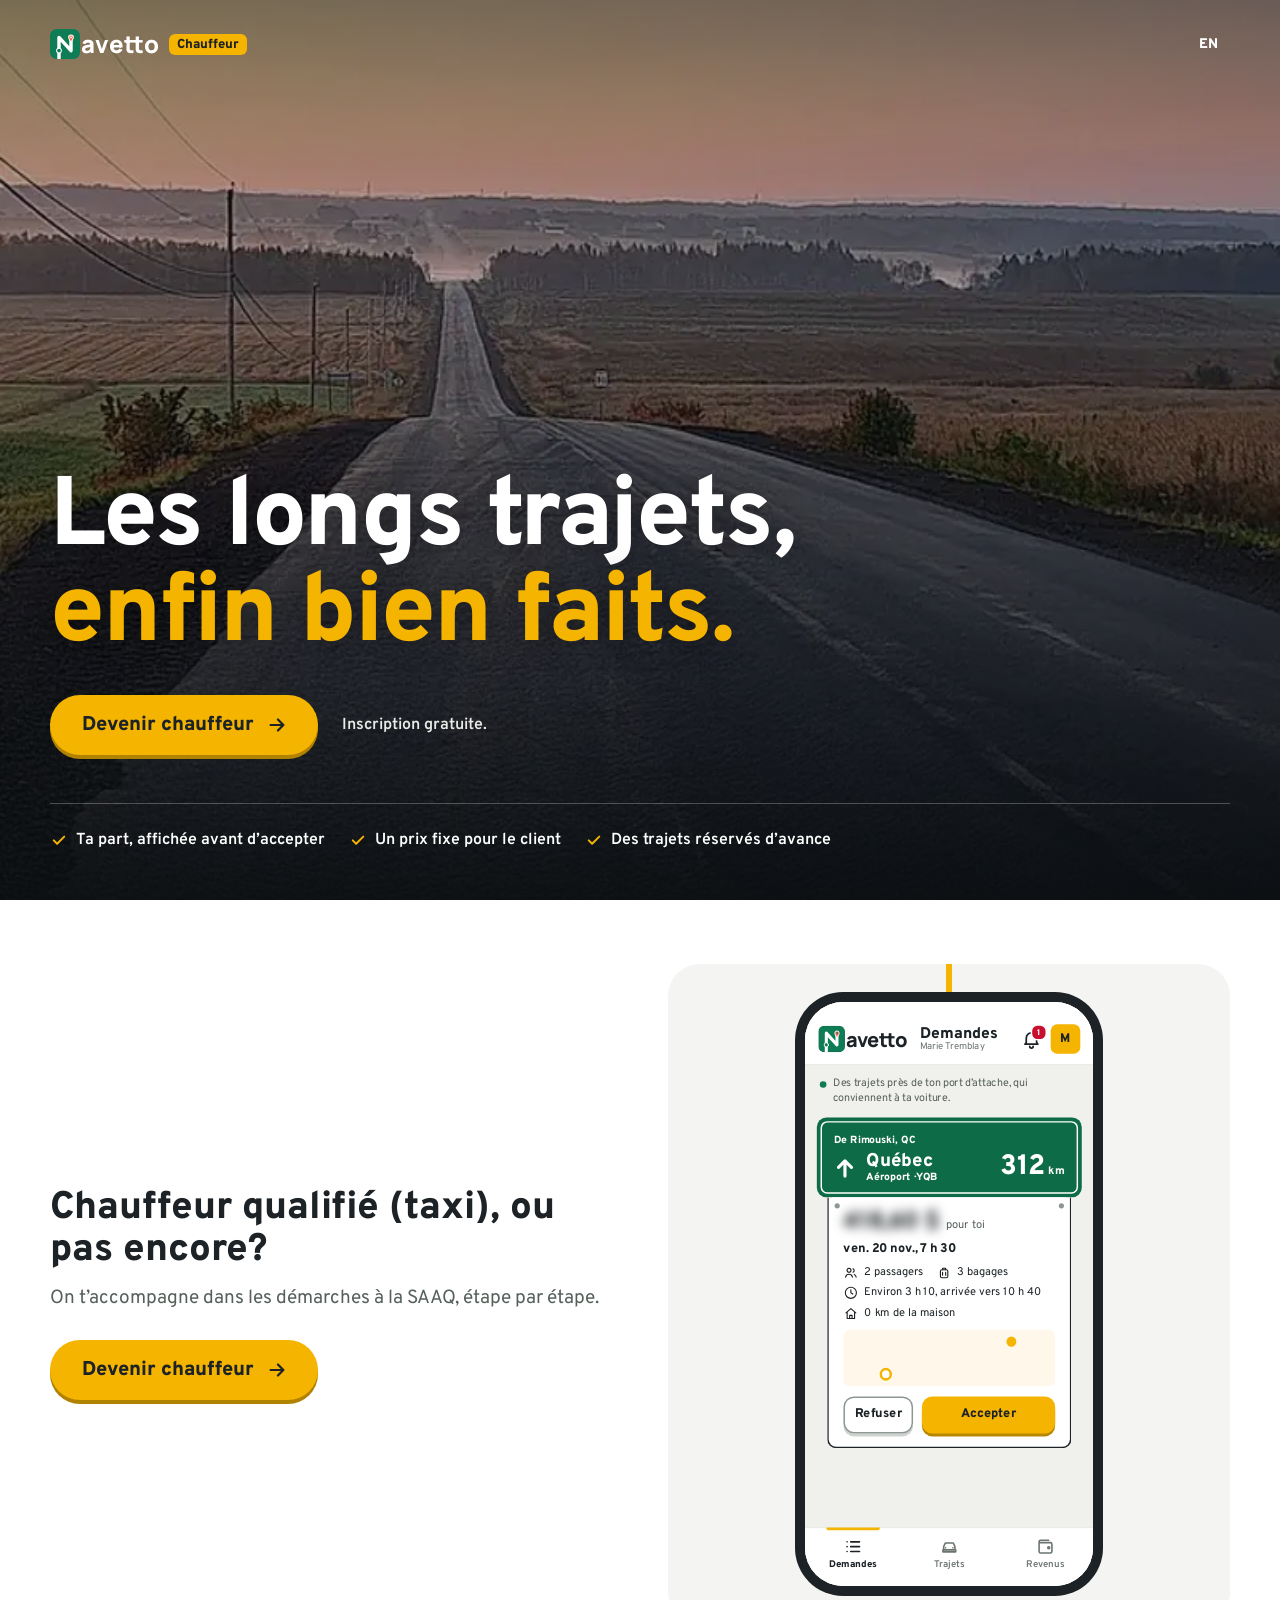
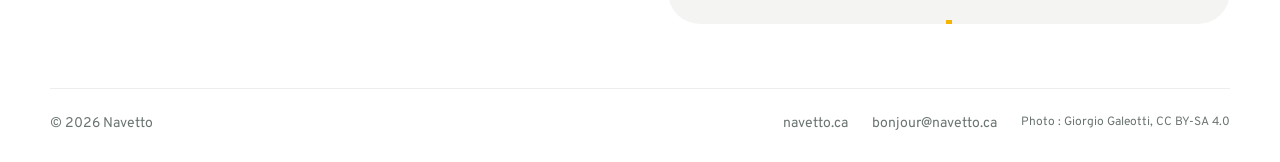
<file: index.html>
<!DOCTYPE html>
<html lang="fr">
<head>
<meta charset="utf-8">
<meta name="viewport" content="width=device-width, initial-scale=1">
<title>Chauffeur Navetto : ton char, tes heures, ta paye</title>
<meta name="description" content="Des longs trajets entre les villes du Québec et les aéroports, à tes heures. Embarque comme chauffeur Navetto.">
<link rel="canonical" href="https://drive.navetto.ca/">
<link rel="alternate" hreflang="fr-CA" href="https://drive.navetto.ca/">
<link rel="alternate" hreflang="en-CA" href="https://drive.navetto.ca/en/">
<meta property="og:title" content="Chauffeur Navetto : ton char, tes heures, ta paye">
<meta property="og:description" content="Des longs trajets entre les villes du Québec et les aéroports, à tes heures. Embarque comme chauffeur Navetto.">
<meta property="og:url" content="https://drive.navetto.ca/">
<meta property="og:image" content="https://drive.navetto.ca/share.png">
<meta name="theme-color" content="#1c2226">
<link rel="preload" as="image" href="/scenes/dawn-route-de-la-station-sunrise.webp">
<link rel="icon" type="image/png" sizes="32x32" href="/brand/navetto-favicon-32.png">
<link rel="apple-touch-icon" href="/brand/navetto-mark-192.png">
<link rel="preconnect" href="https://fonts.googleapis.com">
<link rel="preconnect" href="https://fonts.gstatic.com" crossorigin>
<link href="https://fonts.googleapis.com/css2?family=Overpass:wght@400;600;800&family=Manrope:wght@800&display=swap" rel="stylesheet">
<style>
*{box-sizing:border-box}
html{-webkit-text-size-adjust:100%}
body{margin:0;min-height:100vh;min-height:100dvh;display:flex;flex-direction:column;font:400 17px/1.5 Overpass,system-ui,sans-serif;color:#1c2226;background:#fff}
h1,h2{font-weight:800;margin:0}
p,figure,ol,ul{margin:0;padding:0}
a{color:inherit}
:focus-visible{outline:3px solid #1c2226;outline-offset:3px}
main{flex:1}
.top,.hero,.below,.foot{width:min(1180px,100% - 48px);margin:0 auto}

/* The header lies over the photo, in white. */
.top{position:absolute;left:0;right:0;z-index:1;display:flex;align-items:center;gap:10px;padding:22px 0;color:#fff}
.brand{display:inline-flex;align-items:center;gap:1px;font:800 24px/1 Manrope,sans-serif;text-decoration:none}
.mark{width:30px;height:30px}
.plate{font-weight:800;font-size:13px;line-height:1;padding:5px 8px 3px;border-radius:6px;background:#f4b400;color:#1c2226}
.lang{margin-left:auto;font-weight:800;font-size:14px;min-width:44px;min-height:44px;display:grid;place-items:center;text-decoration:none;border-radius:999px}
.lang:hover{background:rgb(255 255 255/.16)}
.top :focus-visible,.scene :focus-visible{outline-color:#fff}

/* The first screen: a Québec road at dawn, edge to edge; darker at the top for the header, at the bottom for the
   words, which sit low over the road. */
.scene{display:flex;min-height:min(100svh,920px);color:#fff;background:linear-gradient(180deg,rgb(10 14 16/.55) 0%,rgb(10 14 16/.15) 35%,rgb(10 14 16/.4) 60%,rgb(10 14 16/.92) 100%),#817673 url(/scenes/dawn-route-de-la-station-sunrise.webp) center 60%/cover}
.hero{display:flex;flex-direction:column;justify-content:flex-end;padding:120px 0 48px}
h1{font-size:clamp(46px,7.6vw,104px);line-height:.98;letter-spacing:-.02em;text-shadow:0 2px 30px rgb(0 0 0/.35)}
h1 span{display:block}
h1 span:last-child{color:#f4b400}
.go{display:flex;flex-wrap:wrap;align-items:center;gap:16px 24px;margin-top:32px}
.cta{display:inline-flex;align-items:center;gap:12px;min-height:60px;padding:0 30px 0 32px;border-radius:999px;background:#f4b400;box-shadow:0 4px 0 #b08200;color:#1c2226;font:800 20px/1 Overpass,sans-serif;text-decoration:none;transition:transform .15s,box-shadow .15s,gap .2s}
.cta:hover{transform:translateY(-2px);box-shadow:0 6px 0 #b08200;gap:16px}
.cta:active{transform:translateY(2px);box-shadow:0 2px 0 #b08200}
.cta-ic{width:22px;height:22px;fill:none;stroke:currentColor;stroke-width:2.4;stroke-linecap:round;stroke-linejoin:round}
.note{font-weight:600;font-size:16px;color:#e8ebe6}
.trust{list-style:none;display:flex;flex-wrap:wrap;gap:12px 24px;margin-top:48px;padding-top:24px;border-top:1px solid rgb(255 255 255/.25)}
.trust li{display:flex;align-items:center;gap:8px;font-weight:600;font-size:16px}
.ck{flex:none;width:18px;height:18px;fill:none;stroke:#f4b400;stroke-width:2.6;stroke-linecap:round;stroke-linejoin:round}

/* Under it: the qualification line and the button again, beside the driver app's Requests screen in a phone. */
.below{display:grid;grid-template-columns:1fr 1fr;gap:56px;align-items:center;padding:64px 0}
.more h2{font-size:clamp(28px,3vw,40px);line-height:1.1}
.more p{margin-top:12px;font-size:19px;color:#55605a}
.more .cta{margin-top:28px}

.foot{display:flex;flex-wrap:wrap;gap:8px 24px;padding:24px 0 28px;border-top:1.5px solid #eceeeb;font-size:14px;color:#6b756f}
.foot a{text-decoration:none}
.foot a:hover{color:#1c2226;text-decoration:underline;text-decoration-color:#f4b400;text-decoration-thickness:2px}
.foot span{margin-right:auto}
.foot small{font-size:12px}

@media (max-width:960px){
  .below{grid-template-columns:1fr;gap:44px;padding:48px 0}
}
@media (max-width:560px){
  .top,.hero,.below,.foot{width:min(1180px,100% - 40px)}
  .cta{width:100%;justify-content:center}
  .trust{flex-direction:column}
  .visual{margin:0 -20px;border-radius:0}
  .foot span{width:100%}
}
/* Without motion: the request as it stands, before it's accepted; the road still. */
@media (prefers-reduced-motion:reduce){*,*::before,*::after{animation:none!important;transition:none!important}}

/* The visual: a soft panel, the road's centre line running down it, the phone on top. */
.visual{position:relative;display:grid;place-items:center;min-height:660px;border-radius:32px;background:#f4f5f2;overflow:hidden}
.lane{position:absolute;top:0;bottom:0;left:50%;width:6px;margin-left:-3px;background:repeating-linear-gradient(180deg,#f4b400 0 46px,transparent 46px 82px);animation:drive 2.4s linear infinite}
@keyframes drive{to{background-position:0 82px}}

/* The phone: the app drawn at 390 px wide, scaled into the frame by --k. */
.phone{position:relative;margin:0;padding:10px;border-radius:48px;background:#1c2226;--k:.74;--loop:10s;--ease:cubic-bezier(.2,.75,.2,1)}
.glass{width:calc(390px * var(--k));height:calc(790px * var(--k));border-radius:38px;overflow:hidden;background:#fff}
.app{width:390px;height:790px;transform:scale(var(--k));transform-origin:0 0;display:flex;flex-direction:column;background:#f0f0ec;font-size:17px;line-height:1.35}
.app svg{fill:none;stroke:currentColor;stroke-width:2;stroke-linecap:round;stroke-linejoin:round}
.a-head{display:flex;align-items:center;gap:12px;padding:30px 18px 14px;background:#fff;border-bottom:1.5px solid #e3e5e0}
.a-brand{display:inline-flex;align-items:center;gap:1px;font:800 27px/1 Manrope,sans-serif}
.a-brand .mark{width:36px;height:36px}
.a-title{display:grid;line-height:1.1;margin-left:4px}
.a-title b{font-weight:800;font-size:21px}
.a-title small{font-size:13px;color:#6b756f}
.a-bell{position:relative;margin-left:auto;width:28px;height:28px}
.a-bell svg{width:28px;height:28px}
.a-bell i{position:absolute;top:-6px;right:-7px;min-width:18px;height:18px;border-radius:9px;background:#c8102e;color:#fff;font:800 11px/19px Overpass,sans-serif;font-style:normal;text-align:center;border:2px solid #fff;box-sizing:content-box;animation:badge var(--loop) var(--ease) infinite}
.a-avatar{display:grid;place-items:center;width:40px;height:40px;border-radius:9px;background:#f4b400;font-weight:800;font-size:17px}
.a-body{position:relative;flex:1;padding:16px 16px 0;overflow:hidden}
.a-hint{position:relative;padding-left:22px;font-size:14.5px;color:#55605a}
.a-hint::before{content:'';position:absolute;left:4px;top:6px;width:9px;height:9px;border-radius:50%;background:#0e7c55}
/* The guide sign: green, white border inset, the destination and the distance. */
.a-sign{margin-top:16px;padding:5px;border-radius:13px;background:#0e6b47;color:#fff;animation:sign var(--loop) var(--ease) infinite}
.a-sign-in{border:2.5px solid #fff;border-radius:9px;padding:12px 16px}
.a-sign-in>small{font-weight:800;font-size:14px}
.a-sign-row{display:flex;align-items:center;gap:14px;margin-top:4px}
.a-sign-row svg{width:30px;height:30px;stroke-width:3.4;flex:none}
.a-sign-row b{display:grid;font-weight:800;font-size:25px;line-height:1.1}
.a-sign-row b small{font-size:14px}
.a-sign-row strong{margin-left:auto;font-weight:800;font-size:38px;line-height:1}
.a-sign-row strong small{font-size:15px}
/* The card hangs under the sign, bolted. */
.a-card{position:relative;margin:0 14px;padding:16px 20px 18px;background:#fff;border:2.5px solid #1c2226;border-top:0;border-radius:0 0 12px 12px;transform-origin:top;animation:card var(--loop) var(--ease) infinite}
.bolt{position:absolute;top:8px;width:7px;height:7px;border-radius:50%;background:#8e9893}
.bolt.l{left:8px}.bolt.r{right:8px}
.a-pay{display:flex;align-items:baseline;gap:10px}
.a-pay b{font-weight:800;font-size:32px;line-height:1.1}
.a-pay span{font-size:15px;color:#55605a}
.blur{filter:blur(7px)}
.a-when{font-weight:800;font-size:17px;margin-top:8px}
.a-facts{list-style:none;display:grid;gap:7px;margin-top:10px;font-size:15px}
.a-facts li{display:flex;align-items:center;gap:8px}
.a-facts svg{width:20px;height:20px;flex:none;stroke-width:1.8}
.a-facts span+svg{margin-left:10px}
.a-facts li:nth-child(1){animation:f1 var(--loop) var(--ease) infinite}
.a-facts li:nth-child(2){animation:f2 var(--loop) var(--ease) infinite}
.a-facts li:nth-child(3){animation:f3 var(--loop) var(--ease) infinite}
.a-map{height:76px;margin-top:12px;border-radius:8px;background:#fff8ea}
.a-map svg{width:100%;height:100%}
.app .a-line{stroke:#f4b400;stroke-width:4;stroke-dasharray:220;stroke-dashoffset:220;animation:draw var(--loop) var(--ease) infinite}
.app .a-from{fill:#fff;stroke:#f4b400;stroke-width:3.5}
.app .a-to{fill:#f4b400;stroke:none;transform-box:fill-box;transform-origin:center;animation:land var(--loop) var(--ease) infinite}
.a-acts{display:grid;grid-template-columns:1fr 1.9fr;gap:12px;margin-top:14px}
.a-acts span{display:grid;place-items:center;min-height:50px;border-radius:14px;font-weight:800;font-size:17px}
.a-no{border:2.5px solid #8e9893;box-shadow:0 4px 0 #cfd3cf}
.a-yes{background:#f4b400;box-shadow:0 4px 0 #b88700;animation:tap var(--loop) ease infinite}
/* Accepted: a toast rises over the tab bar, Trips gets a dot. */
.a-toast{position:absolute;left:16px;right:16px;bottom:14px;display:flex;align-items:center;gap:10px;padding:13px 16px 11px;border-radius:12px;background:#1c2226;color:#fff;font-weight:800;font-size:15px;opacity:0;animation:toast var(--loop) var(--ease) infinite}
.a-toast svg{width:24px;height:24px;padding:3px;border-radius:50%;background:#0e7c55;stroke-width:3;flex:none}
.a-tabs{display:grid;grid-template-columns:repeat(3,1fr);background:#fff;border-top:1.5px solid #e3e5e0;padding:0 0 20px}
.a-tabs span{position:relative;display:grid;justify-items:center;gap:3px;padding-top:12px;font-weight:600;font-size:13px;color:#6b756f}
.a-tabs svg{width:26px;height:26px}
.a-tabs .on{color:#1c2226;font-weight:800}
.a-tabs .on::before{content:'';position:absolute;top:-1.5px;left:22%;right:22%;height:4px;border-radius:0 0 3px 3px;background:#f4b400}
.a-trips i{position:absolute;top:9px;left:58%;width:9px;height:9px;border-radius:50%;background:#c8102e;transform:scale(0);animation:dot var(--loop) var(--ease) infinite}

/* The scene, one 10 s loop: the sign arrives (0–7%), the card unfolds under it (5–14%), the facts appear (13–21%),
   the route draws (22–34%), Accept is tapped (55%), the toast rises and Trips gets a dot (58–88%), then it all
   leaves for the next request (90–100%). */
@keyframes sign{0%{opacity:0;transform:translateY(-24px)}7%,90%{opacity:1;transform:none}97%,100%{opacity:0;transform:translateY(-12px)}}
@keyframes card{0%,5%{opacity:0;transform:translateY(-30px) scaleY(.6)}14%,90%{opacity:1;transform:none}97%,100%{opacity:0;transform:translateY(-12px)}}
@keyframes f1{0%,13%{opacity:0;transform:translateY(6px)}17%,100%{opacity:1;transform:none}}
@keyframes f2{0%,15%{opacity:0;transform:translateY(6px)}19%,100%{opacity:1;transform:none}}
@keyframes f3{0%,17%{opacity:0;transform:translateY(6px)}21%,100%{opacity:1;transform:none}}
@keyframes draw{0%,22%{stroke-dashoffset:220}34%,100%{stroke-dashoffset:0}}
@keyframes land{0%,32%{transform:scale(0)}37%,100%{transform:none}}
@keyframes tap{0%,53%{transform:none;box-shadow:0 4px 0 #b88700}55%{transform:translateY(4px);box-shadow:0 0 0 #b88700}58%,100%{transform:none;box-shadow:0 4px 0 #b88700}}
@keyframes toast{0%,57%{opacity:0;transform:translateY(24px)}63%,86%{opacity:1;transform:none}91%,100%{opacity:0;transform:translateY(24px)}}
@keyframes dot{0%,60%{transform:scale(0)}65%,92%{transform:none}96%,100%{transform:scale(0)}}
@keyframes badge{0%{transform:scale(0)}6%{transform:scale(1.25)}10%,100%{transform:none}}
@media (max-width:560px){.phone{--k:.7}}
/* Without motion: the request as it stands, its route drawn. */
@media (prefers-reduced-motion:reduce){.a-toast{display:none}.app .a-line{stroke-dashoffset:0}}
</style>
</head>
<body>
<header class="top">
  <a class="brand" href="/" aria-label="Navetto"><svg class="mark" viewBox="0 0 100 100" aria-hidden="true" focusable="false">
    <defs><clipPath id="m"><rect width="100" height="100" rx="22"/></clipPath></defs>
    <g clip-path="url(#m)"><rect width="100" height="100" fill="#0e7c55"/>
    <path d="M30 100 V28 L70 72 V27.75" fill="none" stroke="#fff" stroke-width="11.5" stroke-linejoin="round" stroke-linecap="round"/>
    <circle cx="30" cy="72" r="8" fill="#0e7c55" stroke="#fff" stroke-width="3.5"/>
    <path d="M70 43.75 C64.4 36.55 62 32.15 62 27.75 A8 8 0 0 1 78 27.75 C78 32.15 75.6 36.55 70 43.75 Z" fill="#ff6b4a" stroke="#fff" stroke-width="3.5" stroke-linejoin="round"/>
    <circle cx="70" cy="27.75" r="3.04" fill="#fff"/></g></svg><span aria-hidden="true">avetto</span></a>
  <span class="plate">Chauffeur</span>
  <a class="lang" href="/en/" hreflang="en" lang="en" aria-label="English">EN</a>
</header>
<main>
  <section class="scene">
    <div class="hero">
      <h1><span>Les longs trajets, </span><span>enfin bien faits.</span></h1>
      <div class="go">
        <a class="cta" href="https://forms.gle/w7S7xDTgm4HiBfQj6">Devenir chauffeur<svg class="cta-ic" viewBox="0 0 24 24" aria-hidden="true"><path d="M5 12h14M13 6l6 6-6 6"/></svg></a>
        <p class="note">Inscription gratuite.</p>
      </div>
      <ul class="trust">
        <li><svg class="ck" viewBox="0 0 24 24" aria-hidden="true"><path d="M5 12.5l4.5 4.5L19 7.5"/></svg>Ta part, affichée avant d’accepter</li>
        <li><svg class="ck" viewBox="0 0 24 24" aria-hidden="true"><path d="M5 12.5l4.5 4.5L19 7.5"/></svg>Un prix fixe pour le client</li>
        <li><svg class="ck" viewBox="0 0 24 24" aria-hidden="true"><path d="M5 12.5l4.5 4.5L19 7.5"/></svg>Des trajets réservés d’avance</li>
      </ul>
    </div>
  </section>
  <section class="below">
    <div class="more">
      <h2>Chauffeur qualifié (taxi), ou pas encore?</h2>
      <p>On t’accompagne dans les démarches à la SAAQ, étape par étape.</p>
      <a class="cta" href="https://forms.gle/w7S7xDTgm4HiBfQj6">Devenir chauffeur<svg class="cta-ic" viewBox="0 0 24 24" aria-hidden="true"><path d="M5 12h14M13 6l6 6-6 6"/></svg></a>
    </div>
    <div class="visual">
      <div class="lane" aria-hidden="true"></div>
      <figure class="phone" aria-hidden="true">
    <div class="glass"><div class="app">
      <header class="a-head">
        <span class="a-brand"><svg class="mark" viewBox="0 0 100 100" aria-hidden="true" focusable="false">
    <defs><clipPath id="pm"><rect width="100" height="100" rx="22"/></clipPath></defs>
    <g clip-path="url(#pm)"><rect width="100" height="100" fill="#0e7c55"/>
    <path d="M30 100 V28 L70 72 V27.75" fill="none" stroke="#fff" stroke-width="11.5" stroke-linejoin="round" stroke-linecap="round"/>
    <circle cx="30" cy="72" r="8" fill="#0e7c55" stroke="#fff" stroke-width="3.5"/>
    <path d="M70 43.75 C64.4 36.55 62 32.15 62 27.75 A8 8 0 0 1 78 27.75 C78 32.15 75.6 36.55 70 43.75 Z" fill="#ff6b4a" stroke="#fff" stroke-width="3.5" stroke-linejoin="round"/>
    <circle cx="70" cy="27.75" r="3.04" fill="#fff"/></g></svg><span>avetto</span></span>
        <span class="a-title"><b>Demandes</b><small>Marie Tremblay</small></span>
        <span class="a-bell"><svg viewBox="0 0 24 24"><path d="M6 16V11a6 6 0 0 1 12 0v5l1.5 2h-15L6 16zM10 20.5a2 2 0 0 0 4 0"/></svg><i>1</i></span>
        <span class="a-avatar">M</span>
      </header>
      <div class="a-body">
        <p class="a-hint">Des trajets près de ton port d’attache, qui conviennent à ta voiture.</p>
        <div class="a-sign"><div class="a-sign-in">
          <small>De Rimouski, QC</small>
          <div class="a-sign-row"><svg viewBox="0 0 24 24"><path d="M12 21V5M5 11.5 12 4.5l7 7"/></svg><b>Québec<small>Aéroport · YQB</small></b><strong>312<small> km</small></strong></div>
        </div></div>
        <div class="a-card">
          <i class="bolt l"></i><i class="bolt r"></i>
          <div class="a-pay"><b class="blur">418,60 $</b><span>pour toi</span></div>
          <p class="a-when">ven. 20 nov., 7 h 30</p>
          <ul class="a-facts">
            <li><svg viewBox="0 0 24 24"><circle cx="9" cy="8" r="3.2"/><path d="M3.5 19c.6-3 2.8-4.6 5.5-4.6s4.9 1.6 5.5 4.6M15.5 5.2a3.2 3.2 0 0 1 0 5.8M17.5 14.6c1.6.6 2.7 2 3 4.4"/></svg><span>2 passagers</span><svg viewBox="0 0 24 24"><rect x="6" y="7" width="12" height="13" rx="2.5"/><path d="M9.5 7V4.5h5V7M9.5 11v5M14.5 11v5"/></svg><span>3 bagages</span></li>
            <li><svg viewBox="0 0 24 24"><circle cx="12" cy="12" r="9"/><path d="M12 7v5l3 2"/></svg><span>Environ 3 h 10, arrivée vers 10 h 40</span></li>
            <li><svg viewBox="0 0 24 24"><path d="M4 11 12 4l8 7M6 9.5V20h12V9.5M10 20v-5h4v5"/></svg><span>0 km de la maison</span></li>
          </ul>
          <div class="a-map"><svg viewBox="0 0 300 76" preserveAspectRatio="none"><path class="a-line" d="M60 60 C 120 58, 170 34, 238 16"/><circle class="a-from" cx="60" cy="60" r="7"/><circle class="a-to" cx="238" cy="16" r="7"/></svg></div>
          <div class="a-acts"><span class="a-no">Refuser</span><span class="a-yes">Accepter</span></div>
        </div>
        <div class="a-toast"><svg viewBox="0 0 24 24"><path d="m5 12.5 4.5 4.5L19 7.5"/></svg>Trajet accepté. Il est dans Trajets.</div>
      </div>
      <nav class="a-tabs">
        <span class="on"><svg viewBox="0 0 24 24"><path d="M9 6h11M9 12h11M9 18h11M4.5 6h.01M4.5 12h.01M4.5 18h.01"/></svg>Demandes</span>
        <span class="a-trips"><svg viewBox="0 0 24 24"><path d="M5 16v-4l2-4.5h10L19 12v4M4 16h16v2.5H4zM7.5 13.5h.01M16.5 13.5h.01"/></svg>Trajets<i></i></span>
        <span><svg viewBox="0 0 24 24"><path d="M4 7h14a2 2 0 0 1 2 2v9a2 2 0 0 1-2 2H6a2 2 0 0 1-2-2V7zm0 0V6a2 2 0 0 1 2-2h10"/><circle cx="16" cy="13.5" r="1.2"/></svg>Revenus</span>
      </nav>
    </div></div>
  </figure>
    </div>
  </section>
</main>
<footer class="foot">
  <span>© 2026 Navetto</span>
  <a href="https://navetto.ca">navetto.ca</a>
  <a href="mailto:bonjour@navetto.ca">bonjour@navetto.ca</a>
  <small>Photo : Giorgio Galeotti, CC BY-SA 4.0</small>
</footer>
</body>
</html>
</file>
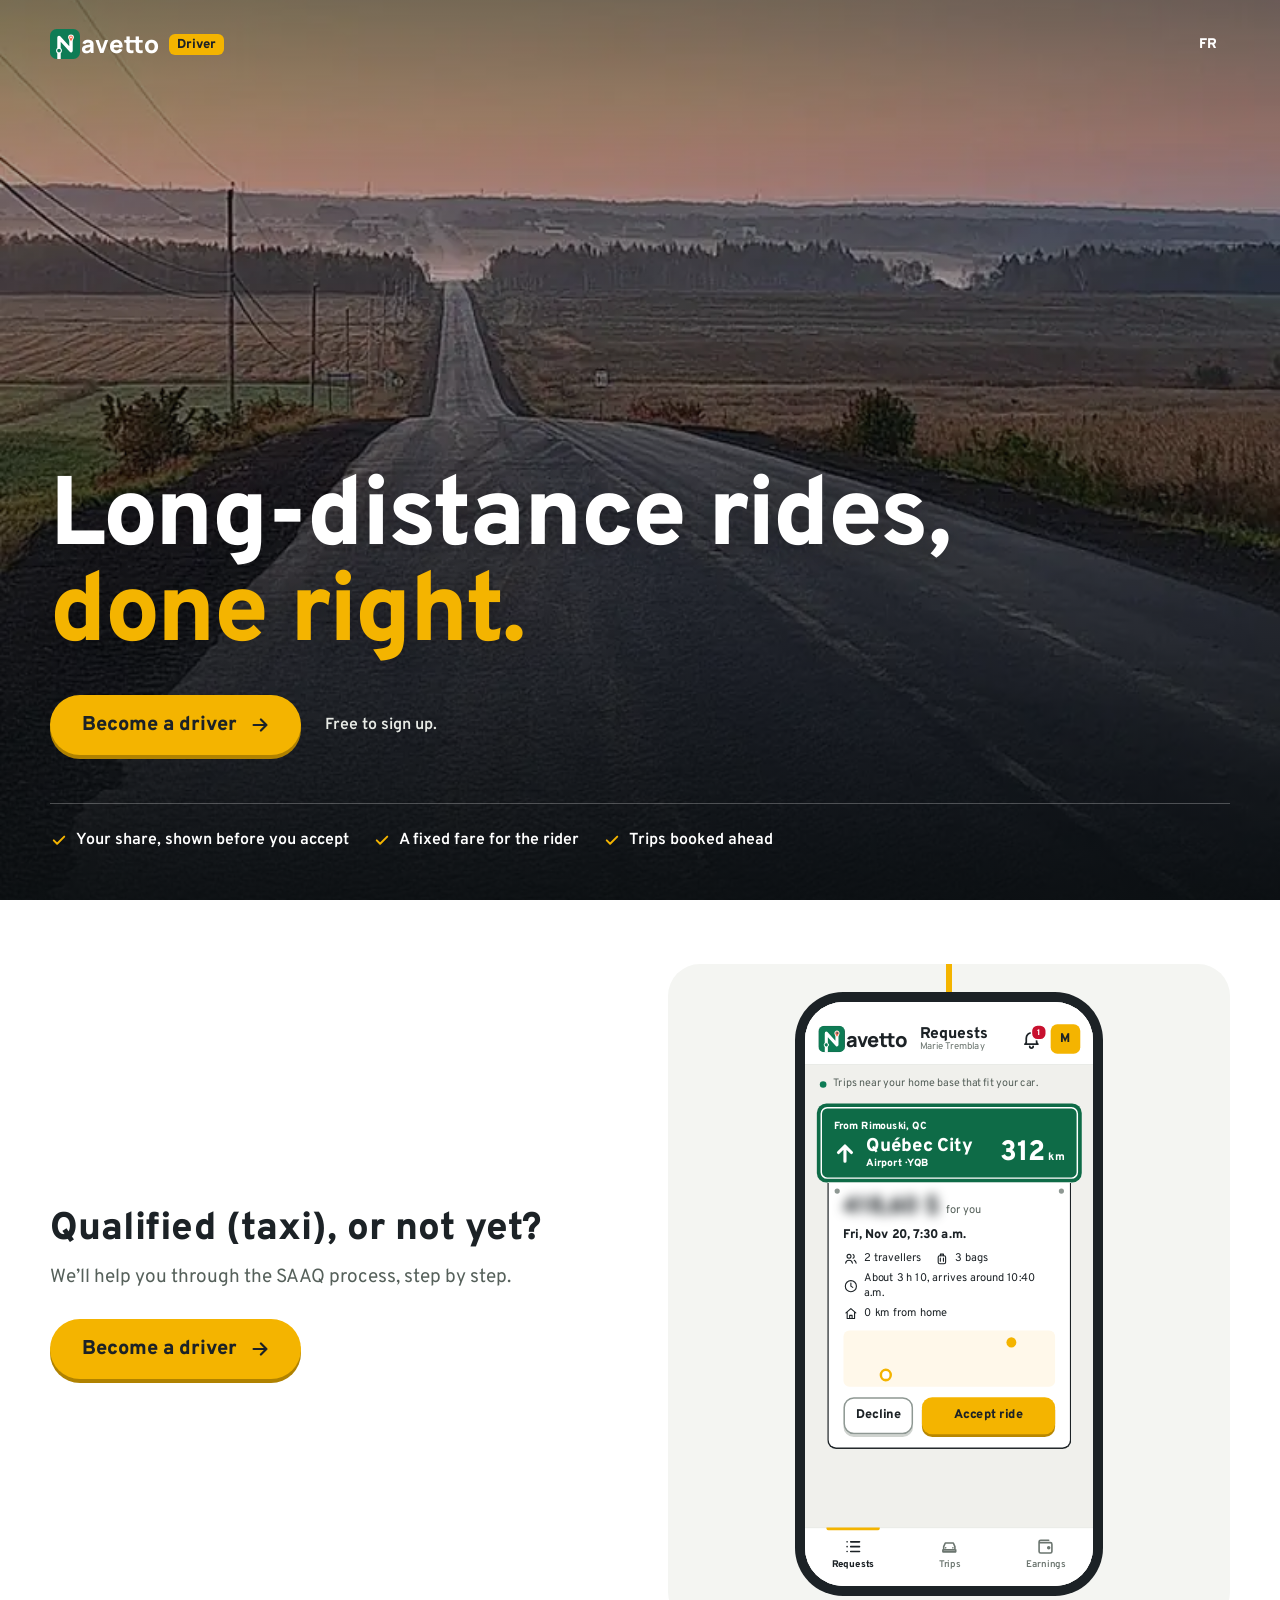
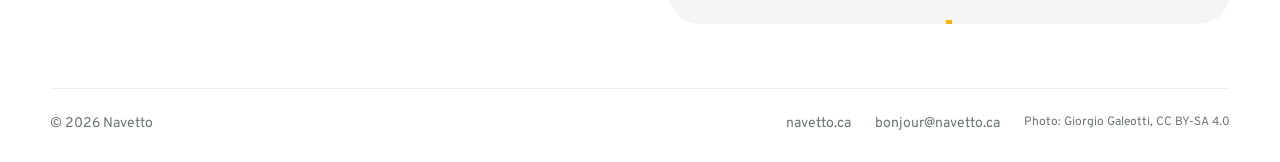
<file: en/index.html>
<!DOCTYPE html>
<html lang="en">
<head>
<meta charset="utf-8">
<meta name="viewport" content="width=device-width, initial-scale=1">
<title>Drive with Navetto</title>
<meta name="description" content="Long trips between Québec’s cities and airports, on your hours. Become a Navetto driver.">
<link rel="canonical" href="https://drive.navetto.ca/en/">
<link rel="alternate" hreflang="fr-CA" href="https://drive.navetto.ca/">
<link rel="alternate" hreflang="en-CA" href="https://drive.navetto.ca/en/">
<meta property="og:title" content="Drive with Navetto">
<meta property="og:description" content="Long trips between Québec’s cities and airports, on your hours. Become a Navetto driver.">
<meta property="og:url" content="https://drive.navetto.ca/en/">
<meta property="og:image" content="https://drive.navetto.ca/share.png">
<meta name="theme-color" content="#1c2226">
<link rel="preload" as="image" href="/scenes/dawn-route-de-la-station-sunrise.webp">
<link rel="icon" type="image/png" sizes="32x32" href="/brand/navetto-favicon-32.png">
<link rel="apple-touch-icon" href="/brand/navetto-mark-192.png">
<link rel="preconnect" href="https://fonts.googleapis.com">
<link rel="preconnect" href="https://fonts.gstatic.com" crossorigin>
<link href="https://fonts.googleapis.com/css2?family=Overpass:wght@400;600;800&family=Manrope:wght@800&display=swap" rel="stylesheet">
<style>
*{box-sizing:border-box}
html{-webkit-text-size-adjust:100%}
body{margin:0;min-height:100vh;min-height:100dvh;display:flex;flex-direction:column;font:400 17px/1.5 Overpass,system-ui,sans-serif;color:#1c2226;background:#fff}
h1,h2{font-weight:800;margin:0}
p,figure,ol,ul{margin:0;padding:0}
a{color:inherit}
:focus-visible{outline:3px solid #1c2226;outline-offset:3px}
main{flex:1}
.top,.hero,.below,.foot{width:min(1180px,100% - 48px);margin:0 auto}

/* The header lies over the photo, in white. */
.top{position:absolute;left:0;right:0;z-index:1;display:flex;align-items:center;gap:10px;padding:22px 0;color:#fff}
.brand{display:inline-flex;align-items:center;gap:1px;font:800 24px/1 Manrope,sans-serif;text-decoration:none}
.mark{width:30px;height:30px}
.plate{font-weight:800;font-size:13px;line-height:1;padding:5px 8px 3px;border-radius:6px;background:#f4b400;color:#1c2226}
.lang{margin-left:auto;font-weight:800;font-size:14px;min-width:44px;min-height:44px;display:grid;place-items:center;text-decoration:none;border-radius:999px}
.lang:hover{background:rgb(255 255 255/.16)}
.top :focus-visible,.scene :focus-visible{outline-color:#fff}

/* The first screen: a Québec road at dawn, edge to edge; darker at the top for the header, at the bottom for the
   words, which sit low over the road. */
.scene{display:flex;min-height:min(100svh,920px);color:#fff;background:linear-gradient(180deg,rgb(10 14 16/.55) 0%,rgb(10 14 16/.15) 35%,rgb(10 14 16/.4) 60%,rgb(10 14 16/.92) 100%),#817673 url(/scenes/dawn-route-de-la-station-sunrise.webp) center 60%/cover}
.hero{display:flex;flex-direction:column;justify-content:flex-end;padding:120px 0 48px}
h1{font-size:clamp(46px,7.6vw,104px);line-height:.98;letter-spacing:-.02em;text-shadow:0 2px 30px rgb(0 0 0/.35)}
h1 span{display:block}
h1 span:last-child{color:#f4b400}
.go{display:flex;flex-wrap:wrap;align-items:center;gap:16px 24px;margin-top:32px}
.cta{display:inline-flex;align-items:center;gap:12px;min-height:60px;padding:0 30px 0 32px;border-radius:999px;background:#f4b400;box-shadow:0 4px 0 #b08200;color:#1c2226;font:800 20px/1 Overpass,sans-serif;text-decoration:none;transition:transform .15s,box-shadow .15s,gap .2s}
.cta:hover{transform:translateY(-2px);box-shadow:0 6px 0 #b08200;gap:16px}
.cta:active{transform:translateY(2px);box-shadow:0 2px 0 #b08200}
.cta-ic{width:22px;height:22px;fill:none;stroke:currentColor;stroke-width:2.4;stroke-linecap:round;stroke-linejoin:round}
.note{font-weight:600;font-size:16px;color:#e8ebe6}
.trust{list-style:none;display:flex;flex-wrap:wrap;gap:12px 24px;margin-top:48px;padding-top:24px;border-top:1px solid rgb(255 255 255/.25)}
.trust li{display:flex;align-items:center;gap:8px;font-weight:600;font-size:16px}
.ck{flex:none;width:18px;height:18px;fill:none;stroke:#f4b400;stroke-width:2.6;stroke-linecap:round;stroke-linejoin:round}

/* Under it: the qualification line and the button again, beside the driver app's Requests screen in a phone. */
.below{display:grid;grid-template-columns:1fr 1fr;gap:56px;align-items:center;padding:64px 0}
.more h2{font-size:clamp(28px,3vw,40px);line-height:1.1}
.more p{margin-top:12px;font-size:19px;color:#55605a}
.more .cta{margin-top:28px}

.foot{display:flex;flex-wrap:wrap;gap:8px 24px;padding:24px 0 28px;border-top:1.5px solid #eceeeb;font-size:14px;color:#6b756f}
.foot a{text-decoration:none}
.foot a:hover{color:#1c2226;text-decoration:underline;text-decoration-color:#f4b400;text-decoration-thickness:2px}
.foot span{margin-right:auto}
.foot small{font-size:12px}

@media (max-width:960px){
  .below{grid-template-columns:1fr;gap:44px;padding:48px 0}
}
@media (max-width:560px){
  .top,.hero,.below,.foot{width:min(1180px,100% - 40px)}
  .cta{width:100%;justify-content:center}
  .trust{flex-direction:column}
  .visual{margin:0 -20px;border-radius:0}
  .foot span{width:100%}
}
/* Without motion: the request as it stands, before it's accepted; the road still. */
@media (prefers-reduced-motion:reduce){*,*::before,*::after{animation:none!important;transition:none!important}}

/* The visual: a soft panel, the road's centre line running down it, the phone on top. */
.visual{position:relative;display:grid;place-items:center;min-height:660px;border-radius:32px;background:#f4f5f2;overflow:hidden}
.lane{position:absolute;top:0;bottom:0;left:50%;width:6px;margin-left:-3px;background:repeating-linear-gradient(180deg,#f4b400 0 46px,transparent 46px 82px);animation:drive 2.4s linear infinite}
@keyframes drive{to{background-position:0 82px}}

/* The phone: the app drawn at 390 px wide, scaled into the frame by --k. */
.phone{position:relative;margin:0;padding:10px;border-radius:48px;background:#1c2226;--k:.74;--loop:10s;--ease:cubic-bezier(.2,.75,.2,1)}
.glass{width:calc(390px * var(--k));height:calc(790px * var(--k));border-radius:38px;overflow:hidden;background:#fff}
.app{width:390px;height:790px;transform:scale(var(--k));transform-origin:0 0;display:flex;flex-direction:column;background:#f0f0ec;font-size:17px;line-height:1.35}
.app svg{fill:none;stroke:currentColor;stroke-width:2;stroke-linecap:round;stroke-linejoin:round}
.a-head{display:flex;align-items:center;gap:12px;padding:30px 18px 14px;background:#fff;border-bottom:1.5px solid #e3e5e0}
.a-brand{display:inline-flex;align-items:center;gap:1px;font:800 27px/1 Manrope,sans-serif}
.a-brand .mark{width:36px;height:36px}
.a-title{display:grid;line-height:1.1;margin-left:4px}
.a-title b{font-weight:800;font-size:21px}
.a-title small{font-size:13px;color:#6b756f}
.a-bell{position:relative;margin-left:auto;width:28px;height:28px}
.a-bell svg{width:28px;height:28px}
.a-bell i{position:absolute;top:-6px;right:-7px;min-width:18px;height:18px;border-radius:9px;background:#c8102e;color:#fff;font:800 11px/19px Overpass,sans-serif;font-style:normal;text-align:center;border:2px solid #fff;box-sizing:content-box;animation:badge var(--loop) var(--ease) infinite}
.a-avatar{display:grid;place-items:center;width:40px;height:40px;border-radius:9px;background:#f4b400;font-weight:800;font-size:17px}
.a-body{position:relative;flex:1;padding:16px 16px 0;overflow:hidden}
.a-hint{position:relative;padding-left:22px;font-size:14.5px;color:#55605a}
.a-hint::before{content:'';position:absolute;left:4px;top:6px;width:9px;height:9px;border-radius:50%;background:#0e7c55}
/* The guide sign: green, white border inset, the destination and the distance. */
.a-sign{margin-top:16px;padding:5px;border-radius:13px;background:#0e6b47;color:#fff;animation:sign var(--loop) var(--ease) infinite}
.a-sign-in{border:2.5px solid #fff;border-radius:9px;padding:12px 16px}
.a-sign-in>small{font-weight:800;font-size:14px}
.a-sign-row{display:flex;align-items:center;gap:14px;margin-top:4px}
.a-sign-row svg{width:30px;height:30px;stroke-width:3.4;flex:none}
.a-sign-row b{display:grid;font-weight:800;font-size:25px;line-height:1.1}
.a-sign-row b small{font-size:14px}
.a-sign-row strong{margin-left:auto;font-weight:800;font-size:38px;line-height:1}
.a-sign-row strong small{font-size:15px}
/* The card hangs under the sign, bolted. */
.a-card{position:relative;margin:0 14px;padding:16px 20px 18px;background:#fff;border:2.5px solid #1c2226;border-top:0;border-radius:0 0 12px 12px;transform-origin:top;animation:card var(--loop) var(--ease) infinite}
.bolt{position:absolute;top:8px;width:7px;height:7px;border-radius:50%;background:#8e9893}
.bolt.l{left:8px}.bolt.r{right:8px}
.a-pay{display:flex;align-items:baseline;gap:10px}
.a-pay b{font-weight:800;font-size:32px;line-height:1.1}
.a-pay span{font-size:15px;color:#55605a}
.blur{filter:blur(7px)}
.a-when{font-weight:800;font-size:17px;margin-top:8px}
.a-facts{list-style:none;display:grid;gap:7px;margin-top:10px;font-size:15px}
.a-facts li{display:flex;align-items:center;gap:8px}
.a-facts svg{width:20px;height:20px;flex:none;stroke-width:1.8}
.a-facts span+svg{margin-left:10px}
.a-facts li:nth-child(1){animation:f1 var(--loop) var(--ease) infinite}
.a-facts li:nth-child(2){animation:f2 var(--loop) var(--ease) infinite}
.a-facts li:nth-child(3){animation:f3 var(--loop) var(--ease) infinite}
.a-map{height:76px;margin-top:12px;border-radius:8px;background:#fff8ea}
.a-map svg{width:100%;height:100%}
.app .a-line{stroke:#f4b400;stroke-width:4;stroke-dasharray:220;stroke-dashoffset:220;animation:draw var(--loop) var(--ease) infinite}
.app .a-from{fill:#fff;stroke:#f4b400;stroke-width:3.5}
.app .a-to{fill:#f4b400;stroke:none;transform-box:fill-box;transform-origin:center;animation:land var(--loop) var(--ease) infinite}
.a-acts{display:grid;grid-template-columns:1fr 1.9fr;gap:12px;margin-top:14px}
.a-acts span{display:grid;place-items:center;min-height:50px;border-radius:14px;font-weight:800;font-size:17px}
.a-no{border:2.5px solid #8e9893;box-shadow:0 4px 0 #cfd3cf}
.a-yes{background:#f4b400;box-shadow:0 4px 0 #b88700;animation:tap var(--loop) ease infinite}
/* Accepted: a toast rises over the tab bar, Trips gets a dot. */
.a-toast{position:absolute;left:16px;right:16px;bottom:14px;display:flex;align-items:center;gap:10px;padding:13px 16px 11px;border-radius:12px;background:#1c2226;color:#fff;font-weight:800;font-size:15px;opacity:0;animation:toast var(--loop) var(--ease) infinite}
.a-toast svg{width:24px;height:24px;padding:3px;border-radius:50%;background:#0e7c55;stroke-width:3;flex:none}
.a-tabs{display:grid;grid-template-columns:repeat(3,1fr);background:#fff;border-top:1.5px solid #e3e5e0;padding:0 0 20px}
.a-tabs span{position:relative;display:grid;justify-items:center;gap:3px;padding-top:12px;font-weight:600;font-size:13px;color:#6b756f}
.a-tabs svg{width:26px;height:26px}
.a-tabs .on{color:#1c2226;font-weight:800}
.a-tabs .on::before{content:'';position:absolute;top:-1.5px;left:22%;right:22%;height:4px;border-radius:0 0 3px 3px;background:#f4b400}
.a-trips i{position:absolute;top:9px;left:58%;width:9px;height:9px;border-radius:50%;background:#c8102e;transform:scale(0);animation:dot var(--loop) var(--ease) infinite}

/* The scene, one 10 s loop: the sign arrives (0–7%), the card unfolds under it (5–14%), the facts appear (13–21%),
   the route draws (22–34%), Accept is tapped (55%), the toast rises and Trips gets a dot (58–88%), then it all
   leaves for the next request (90–100%). */
@keyframes sign{0%{opacity:0;transform:translateY(-24px)}7%,90%{opacity:1;transform:none}97%,100%{opacity:0;transform:translateY(-12px)}}
@keyframes card{0%,5%{opacity:0;transform:translateY(-30px) scaleY(.6)}14%,90%{opacity:1;transform:none}97%,100%{opacity:0;transform:translateY(-12px)}}
@keyframes f1{0%,13%{opacity:0;transform:translateY(6px)}17%,100%{opacity:1;transform:none}}
@keyframes f2{0%,15%{opacity:0;transform:translateY(6px)}19%,100%{opacity:1;transform:none}}
@keyframes f3{0%,17%{opacity:0;transform:translateY(6px)}21%,100%{opacity:1;transform:none}}
@keyframes draw{0%,22%{stroke-dashoffset:220}34%,100%{stroke-dashoffset:0}}
@keyframes land{0%,32%{transform:scale(0)}37%,100%{transform:none}}
@keyframes tap{0%,53%{transform:none;box-shadow:0 4px 0 #b88700}55%{transform:translateY(4px);box-shadow:0 0 0 #b88700}58%,100%{transform:none;box-shadow:0 4px 0 #b88700}}
@keyframes toast{0%,57%{opacity:0;transform:translateY(24px)}63%,86%{opacity:1;transform:none}91%,100%{opacity:0;transform:translateY(24px)}}
@keyframes dot{0%,60%{transform:scale(0)}65%,92%{transform:none}96%,100%{transform:scale(0)}}
@keyframes badge{0%{transform:scale(0)}6%{transform:scale(1.25)}10%,100%{transform:none}}
@media (max-width:560px){.phone{--k:.7}}
/* Without motion: the request as it stands, its route drawn. */
@media (prefers-reduced-motion:reduce){.a-toast{display:none}.app .a-line{stroke-dashoffset:0}}
</style>
</head>
<body>
<header class="top">
  <a class="brand" href="/en/" aria-label="Navetto"><svg class="mark" viewBox="0 0 100 100" aria-hidden="true" focusable="false">
    <defs><clipPath id="m"><rect width="100" height="100" rx="22"/></clipPath></defs>
    <g clip-path="url(#m)"><rect width="100" height="100" fill="#0e7c55"/>
    <path d="M30 100 V28 L70 72 V27.75" fill="none" stroke="#fff" stroke-width="11.5" stroke-linejoin="round" stroke-linecap="round"/>
    <circle cx="30" cy="72" r="8" fill="#0e7c55" stroke="#fff" stroke-width="3.5"/>
    <path d="M70 43.75 C64.4 36.55 62 32.15 62 27.75 A8 8 0 0 1 78 27.75 C78 32.15 75.6 36.55 70 43.75 Z" fill="#ff6b4a" stroke="#fff" stroke-width="3.5" stroke-linejoin="round"/>
    <circle cx="70" cy="27.75" r="3.04" fill="#fff"/></g></svg><span aria-hidden="true">avetto</span></a>
  <span class="plate">Driver</span>
  <a class="lang" href="/" hreflang="fr" lang="fr" aria-label="Français">FR</a>
</header>
<main>
  <section class="scene">
    <div class="hero">
      <h1><span>Long-distance rides, </span><span>done right.</span></h1>
      <div class="go">
        <a class="cta" href="https://forms.gle/w7S7xDTgm4HiBfQj6">Become a driver<svg class="cta-ic" viewBox="0 0 24 24" aria-hidden="true"><path d="M5 12h14M13 6l6 6-6 6"/></svg></a>
        <p class="note">Free to sign up.</p>
      </div>
      <ul class="trust">
        <li><svg class="ck" viewBox="0 0 24 24" aria-hidden="true"><path d="M5 12.5l4.5 4.5L19 7.5"/></svg>Your share, shown before you accept</li>
        <li><svg class="ck" viewBox="0 0 24 24" aria-hidden="true"><path d="M5 12.5l4.5 4.5L19 7.5"/></svg>A fixed fare for the rider</li>
        <li><svg class="ck" viewBox="0 0 24 24" aria-hidden="true"><path d="M5 12.5l4.5 4.5L19 7.5"/></svg>Trips booked ahead</li>
      </ul>
    </div>
  </section>
  <section class="below">
    <div class="more">
      <h2>Qualified (taxi), or not yet?</h2>
      <p>We’ll help you through the SAAQ process, step by step.</p>
      <a class="cta" href="https://forms.gle/w7S7xDTgm4HiBfQj6">Become a driver<svg class="cta-ic" viewBox="0 0 24 24" aria-hidden="true"><path d="M5 12h14M13 6l6 6-6 6"/></svg></a>
    </div>
    <div class="visual">
      <div class="lane" aria-hidden="true"></div>
      <figure class="phone" aria-hidden="true">
    <div class="glass"><div class="app">
      <header class="a-head">
        <span class="a-brand"><svg class="mark" viewBox="0 0 100 100" aria-hidden="true" focusable="false">
    <defs><clipPath id="pm"><rect width="100" height="100" rx="22"/></clipPath></defs>
    <g clip-path="url(#pm)"><rect width="100" height="100" fill="#0e7c55"/>
    <path d="M30 100 V28 L70 72 V27.75" fill="none" stroke="#fff" stroke-width="11.5" stroke-linejoin="round" stroke-linecap="round"/>
    <circle cx="30" cy="72" r="8" fill="#0e7c55" stroke="#fff" stroke-width="3.5"/>
    <path d="M70 43.75 C64.4 36.55 62 32.15 62 27.75 A8 8 0 0 1 78 27.75 C78 32.15 75.6 36.55 70 43.75 Z" fill="#ff6b4a" stroke="#fff" stroke-width="3.5" stroke-linejoin="round"/>
    <circle cx="70" cy="27.75" r="3.04" fill="#fff"/></g></svg><span>avetto</span></span>
        <span class="a-title"><b>Requests</b><small>Marie Tremblay</small></span>
        <span class="a-bell"><svg viewBox="0 0 24 24"><path d="M6 16V11a6 6 0 0 1 12 0v5l1.5 2h-15L6 16zM10 20.5a2 2 0 0 0 4 0"/></svg><i>1</i></span>
        <span class="a-avatar">M</span>
      </header>
      <div class="a-body">
        <p class="a-hint">Trips near your home base that fit your car.</p>
        <div class="a-sign"><div class="a-sign-in">
          <small>From Rimouski, QC</small>
          <div class="a-sign-row"><svg viewBox="0 0 24 24"><path d="M12 21V5M5 11.5 12 4.5l7 7"/></svg><b>Québec City<small>Airport · YQB</small></b><strong>312<small> km</small></strong></div>
        </div></div>
        <div class="a-card">
          <i class="bolt l"></i><i class="bolt r"></i>
          <div class="a-pay"><b class="blur">418,60 $</b><span>for you</span></div>
          <p class="a-when">Fri, Nov 20, 7:30 a.m.</p>
          <ul class="a-facts">
            <li><svg viewBox="0 0 24 24"><circle cx="9" cy="8" r="3.2"/><path d="M3.5 19c.6-3 2.8-4.6 5.5-4.6s4.9 1.6 5.5 4.6M15.5 5.2a3.2 3.2 0 0 1 0 5.8M17.5 14.6c1.6.6 2.7 2 3 4.4"/></svg><span>2 travellers</span><svg viewBox="0 0 24 24"><rect x="6" y="7" width="12" height="13" rx="2.5"/><path d="M9.5 7V4.5h5V7M9.5 11v5M14.5 11v5"/></svg><span>3 bags</span></li>
            <li><svg viewBox="0 0 24 24"><circle cx="12" cy="12" r="9"/><path d="M12 7v5l3 2"/></svg><span>About 3 h 10, arrives around 10:40 a.m.</span></li>
            <li><svg viewBox="0 0 24 24"><path d="M4 11 12 4l8 7M6 9.5V20h12V9.5M10 20v-5h4v5"/></svg><span>0 km from home</span></li>
          </ul>
          <div class="a-map"><svg viewBox="0 0 300 76" preserveAspectRatio="none"><path class="a-line" d="M60 60 C 120 58, 170 34, 238 16"/><circle class="a-from" cx="60" cy="60" r="7"/><circle class="a-to" cx="238" cy="16" r="7"/></svg></div>
          <div class="a-acts"><span class="a-no">Decline</span><span class="a-yes">Accept ride</span></div>
        </div>
        <div class="a-toast"><svg viewBox="0 0 24 24"><path d="m5 12.5 4.5 4.5L19 7.5"/></svg>Trip accepted. It’s in Trips.</div>
      </div>
      <nav class="a-tabs">
        <span class="on"><svg viewBox="0 0 24 24"><path d="M9 6h11M9 12h11M9 18h11M4.5 6h.01M4.5 12h.01M4.5 18h.01"/></svg>Requests</span>
        <span class="a-trips"><svg viewBox="0 0 24 24"><path d="M5 16v-4l2-4.5h10L19 12v4M4 16h16v2.5H4zM7.5 13.5h.01M16.5 13.5h.01"/></svg>Trips<i></i></span>
        <span><svg viewBox="0 0 24 24"><path d="M4 7h14a2 2 0 0 1 2 2v9a2 2 0 0 1-2 2H6a2 2 0 0 1-2-2V7zm0 0V6a2 2 0 0 1 2-2h10"/><circle cx="16" cy="13.5" r="1.2"/></svg>Earnings</span>
      </nav>
    </div></div>
  </figure>
    </div>
  </section>
</main>
<footer class="foot">
  <span>© 2026 Navetto</span>
  <a href="https://navetto.ca">navetto.ca</a>
  <a href="mailto:bonjour@navetto.ca">bonjour@navetto.ca</a>
  <small>Photo: Giorgio Galeotti, CC BY-SA 4.0</small>
</footer>
</body>
</html>
</file>
